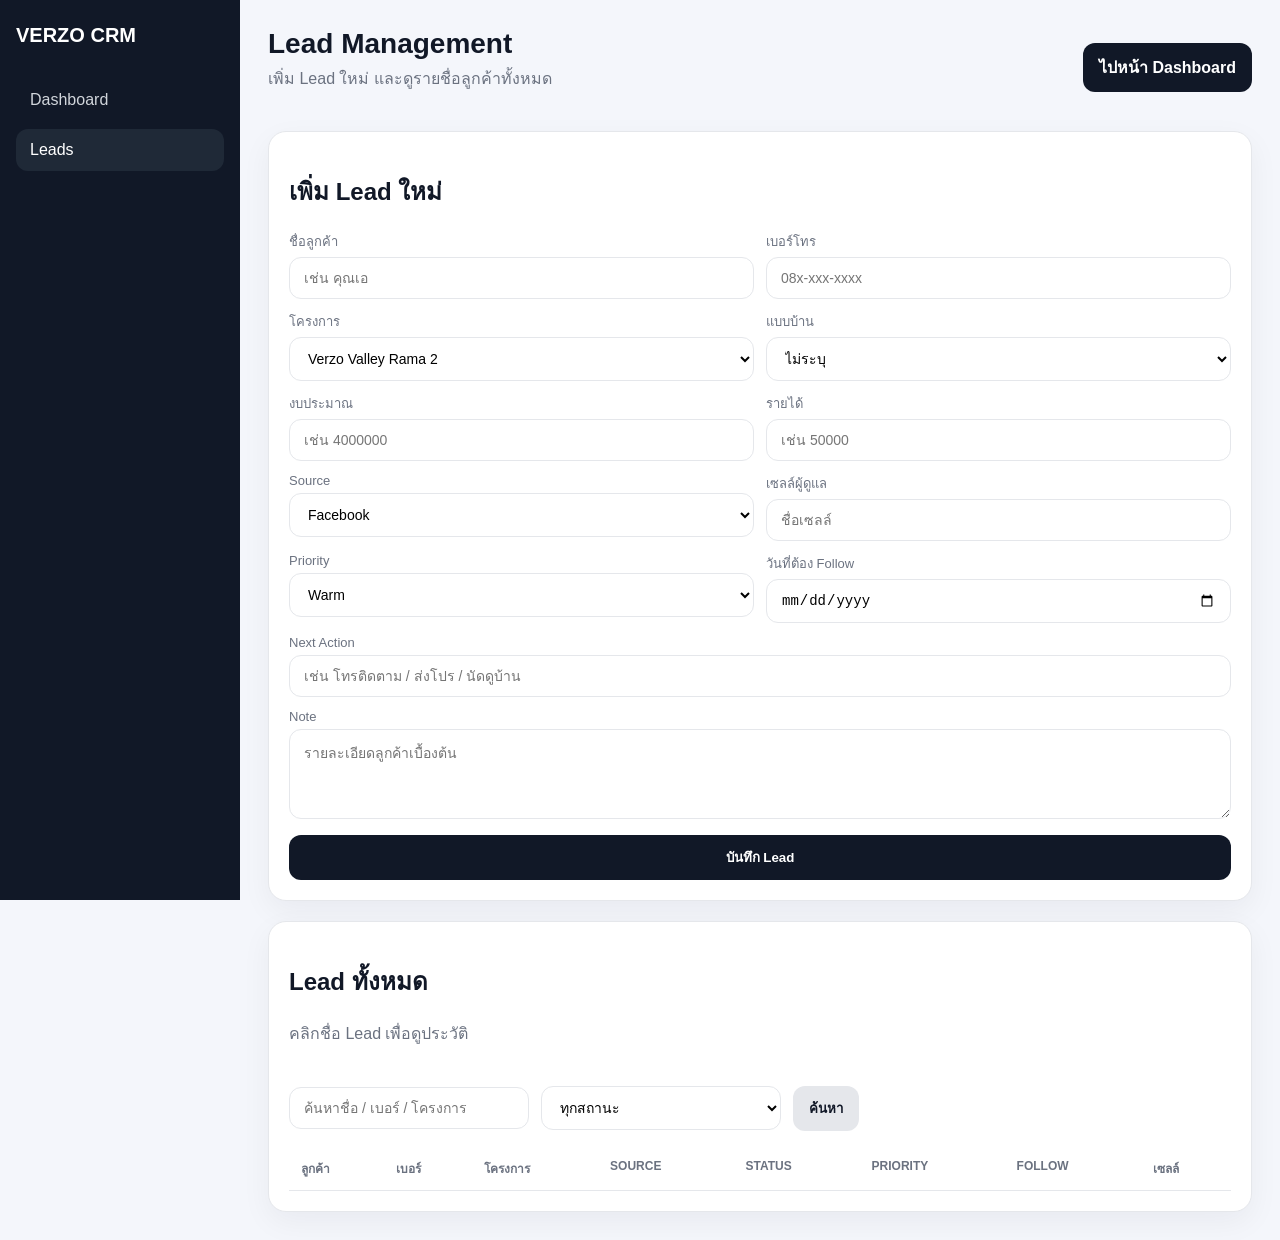
<file: index.html>
<!DOCTYPE html>
<html lang="th">
<head>
  <meta charset="UTF-8" />
  <meta name="viewport" content="width=device-width, initial-scale=1.0" />
  <title>Lead CRM | Real Estate Sales</title>
  <link rel="stylesheet" href="style.css" />
</head>
<body>
  <div class="layout">
    <aside class="sidebar">
      <div class="logo">VERZO CRM</div>
      <nav class="nav">
        <a href="dashboard.html">Dashboard</a>
        <a href="index.html" class="active">Leads</a>
      </nav>
    </aside>

    <main class="main">
      <div class="header">
        <div>
          <h1>Lead Management</h1>
          <p>เพิ่ม Lead ใหม่ และดูรายชื่อลูกค้าทั้งหมด</p>
        </div>
        <a class="btn" href="dashboard.html">ไปหน้า Dashboard</a>
      </div>

      <section class="card" style="margin-bottom: 20px;">
        <h2>เพิ่ม Lead ใหม่</h2>

        <form id="leadForm" class="form">
          <div class="form-row">
            <div>
              <label>ชื่อลูกค้า</label>
              <input name="customer_name" required placeholder="เช่น คุณเอ" />
            </div>
            <div>
              <label>เบอร์โทร</label>
              <input name="phone" required placeholder="08x-xxx-xxxx" />
            </div>
          </div>

          <div class="form-row">
            <div>
              <label>โครงการ</label>
              <select name="project">
                <option value="Verzo Valley Rama 2">Verzo Valley Rama 2</option>
                <option value="Verzo Samaedum-Bangkhuntien">Verzo Samaedum-Bangkhuntien</option>
                <option value="Vieste Rama 2">Vieste Rama 2</option>
              </select>
            </div>
            <div>
              <label>แบบบ้าน</label>
              <select name="house_type">
                <option value="">ไม่ระบุ</option>
                <option value="บ้านเดี่ยว">บ้านเดี่ยว</option>
                <option value="บ้านแฝด">บ้านแฝด</option>
                <option value="ทาวน์โฮม">ทาวน์โฮม</option>
              </select>
            </div>
          </div>

          <div class="form-row">
            <div>
              <label>งบประมาณ</label>
              <input name="budget" type="number" placeholder="เช่น 4000000" />
            </div>
            <div>
              <label>รายได้</label>
              <input name="income" type="number" placeholder="เช่น 50000" />
            </div>
          </div>

          <div class="form-row">
            <div>
              <label>Source</label>
              <select name="source">
                <option value="Facebook">Facebook</option>
                <option value="LINE OA">LINE OA</option>
                <option value="Walk-in">Walk-in</option>
                <option value="Referral">Referral</option>
                <option value="Website">Website</option>
                <option value="Manual">Manual</option>
              </select>
            </div>
            <div>
              <label>เซลล์ผู้ดูแล</label>
              <input name="sales_owner" placeholder="ชื่อเซลล์" />
            </div>
          </div>

          <div class="form-row">
            <div>
              <label>Priority</label>
              <select name="priority">
                <option value="Warm">Warm</option>
                <option value="Hot">Hot</option>
                <option value="Cold">Cold</option>
              </select>
            </div>
            <div>
              <label>วันที่ต้อง Follow</label>
              <input name="next_follow_date" type="date" />
            </div>
          </div>

          <div>
            <label>Next Action</label>
            <input name="next_action" placeholder="เช่น โทรติดตาม / ส่งโปร / นัดดูบ้าน" />
          </div>

          <div>
            <label>Note</label>
            <textarea name="note" placeholder="รายละเอียดลูกค้าเบื้องต้น"></textarea>
          </div>

          <button type="submit">บันทึก Lead</button>
        </form>
      </section>

      <section class="card">
        <div class="header">
          <div>
            <h2>Lead ทั้งหมด</h2>
            <p>คลิกชื่อ Lead เพื่อดูประวัติ</p>
          </div>
        </div>

        <div class="toolbar">
          <input id="searchInput" placeholder="ค้นหาชื่อ / เบอร์ / โครงการ" />
          <select id="statusFilter">
            <option value="">ทุกสถานะ</option>
            <option>New Lead</option>
            <option>Contacted</option>
            <option>Interested</option>
            <option>Appointment</option>
            <option>Walk-in</option>
            <option>Booking</option>
            <option>Loan Process</option>
            <option>Transfer</option>
            <option>Lost</option>
          </select>
          <button class="btn-secondary" onclick="loadLeads()">ค้นหา</button>
        </div>

        <div class="table-wrap">
          <table>
            <thead>
              <tr>
                <th>ลูกค้า</th>
                <th>เบอร์</th>
                <th>โครงการ</th>
                <th>Source</th>
                <th>Status</th>
                <th>Priority</th>
                <th>Follow</th>
                <th>เซลล์</th>
              </tr>
            </thead>
            <tbody id="leadTable"></tbody>
          </table>
        </div>
      </section>
    </main>
  </div>

  <script src="config.js"></script>
  <script src="app.js"></script>
  <script>
    const form = document.getElementById("leadForm");

    form.addEventListener("submit", async (e) => {
      e.preventDefault();

      const payload = Object.fromEntries(new FormData(form).entries());

      const result = await apiPost("createLead", payload);

      if (result.success) {
        alert("บันทึก Lead เรียบร้อย");
        form.reset();
        loadLeads();
      } else {
        alert("Error: " + result.message);
      }
    });

    async function loadLeads() {
      const q = document.getElementById("searchInput").value;
      const status = document.getElementById("statusFilter").value;

      const result = await apiGet("getLeads", { q, status });
      const tbody = document.getElementById("leadTable");

      if (!result.success) {
        tbody.innerHTML = `<tr><td colspan="8">${result.message}</td></tr>`;
        return;
      }

      tbody.innerHTML = result.data.map(lead => `
        <tr>
          <td><a href="lead-detail.html?lead_id=${lead.lead_id}"><strong>${safe(lead.customer_name)}</strong></a></td>
          <td>${safe(lead.phone)}</td>
          <td>${safe(lead.project)}</td>
          <td>${safe(lead.source)}</td>
          <td>${statusBadge(lead.status)}</td>
          <td>${priorityBadge(lead.priority)}</td>
          <td>${safe(lead.next_follow_date)}<br><small>${safe(lead.next_action)}</small></td>
          <td>${safe(lead.sales_owner)}</td>
        </tr>
      `).join("");
    }

    loadLeads();
  </script>
</body>
</html>
</file>
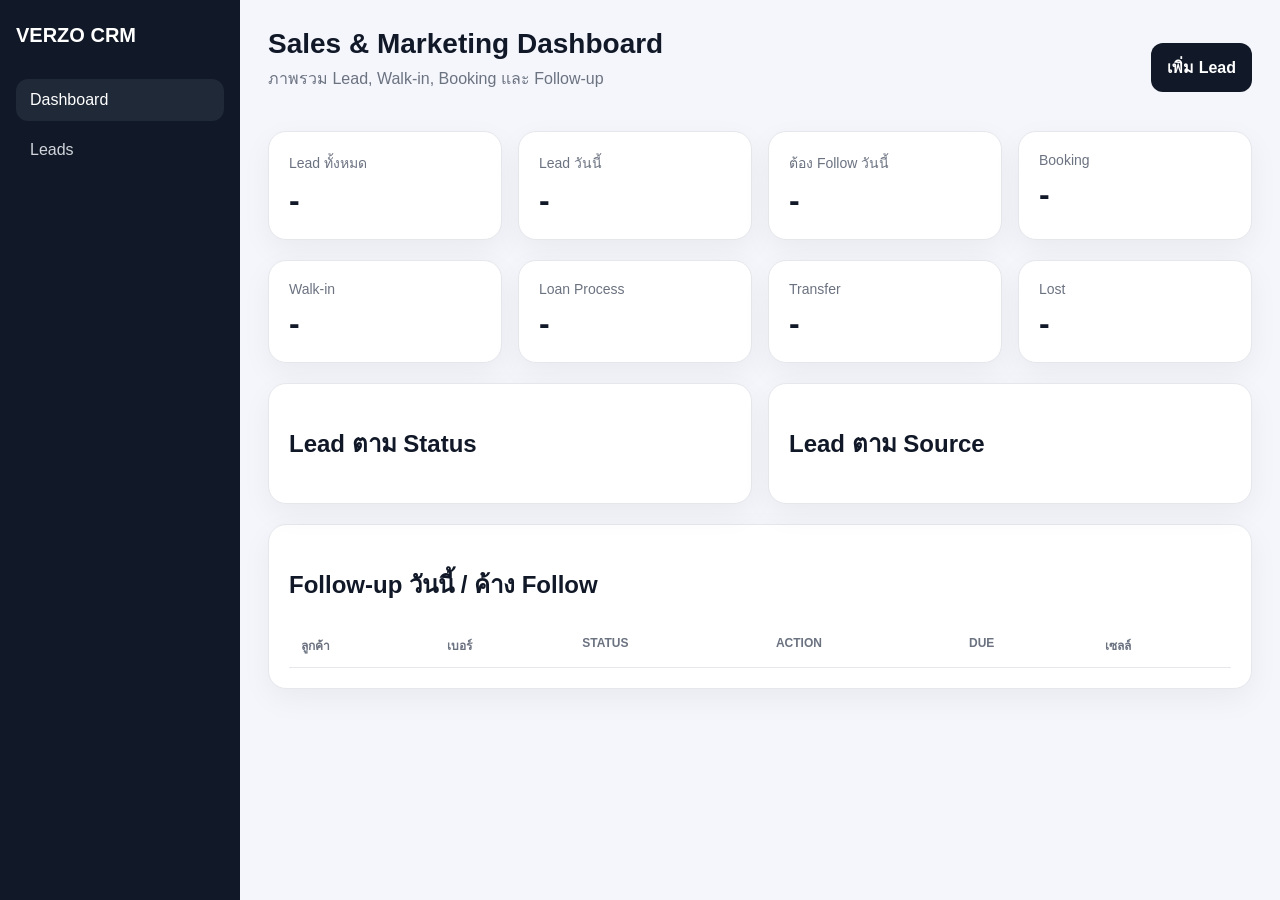
<file: dashboard.html>
<!DOCTYPE html>
<html lang="th">
<head>
  <meta charset="UTF-8" />
  <meta name="viewport" content="width=device-width, initial-scale=1.0" />
  <title>Dashboard | Real Estate Sales</title>
  <link rel="stylesheet" href="style.css" />
</head>
<body>
  <div class="layout">
    <aside class="sidebar">
      <div class="logo">VERZO CRM</div>
      <nav class="nav">
        <a href="dashboard.html" class="active">Dashboard</a>
        <a href="index.html">Leads</a>
      </nav>
    </aside>

    <main class="main">
      <div class="header">
        <div>
          <h1>Sales & Marketing Dashboard</h1>
          <p>ภาพรวม Lead, Walk-in, Booking และ Follow-up</p>
        </div>
        <a class="btn" href="index.html">เพิ่ม Lead</a>
      </div>

      <section class="grid grid-4" style="margin-bottom: 20px;">
        <div class="card">
          <div class="kpi-title">Lead ทั้งหมด</div>
          <div class="kpi-value" id="kpiTotal">-</div>
        </div>
        <div class="card">
          <div class="kpi-title">Lead วันนี้</div>
          <div class="kpi-value" id="kpiNewToday">-</div>
        </div>
        <div class="card">
          <div class="kpi-title">ต้อง Follow วันนี้</div>
          <div class="kpi-value" id="kpiFollowToday">-</div>
        </div>
        <div class="card">
          <div class="kpi-title">Booking</div>
          <div class="kpi-value" id="kpiBooking">-</div>
        </div>
      </section>

      <section class="grid grid-4" style="margin-bottom: 20px;">
        <div class="card">
          <div class="kpi-title">Walk-in</div>
          <div class="kpi-value" id="kpiWalkIn">-</div>
        </div>
        <div class="card">
          <div class="kpi-title">Loan Process</div>
          <div class="kpi-value" id="kpiLoan">-</div>
        </div>
        <div class="card">
          <div class="kpi-title">Transfer</div>
          <div class="kpi-value" id="kpiTransfer">-</div>
        </div>
        <div class="card">
          <div class="kpi-title">Lost</div>
          <div class="kpi-value" id="kpiLost">-</div>
        </div>
      </section>

      <section class="grid grid-2" style="margin-bottom: 20px;">
        <div class="card">
          <h2>Lead ตาม Status</h2>
          <div id="statusBox"></div>
        </div>

        <div class="card">
          <h2>Lead ตาม Source</h2>
          <div id="sourceBox"></div>
        </div>
      </section>

      <section class="card">
        <h2>Follow-up วันนี้ / ค้าง Follow</h2>
        <div id="followAlert" class="alert" style="display:none;"></div>

        <div class="table-wrap">
          <table>
            <thead>
              <tr>
                <th>ลูกค้า</th>
                <th>เบอร์</th>
                <th>Status</th>
                <th>Action</th>
                <th>Due</th>
                <th>เซลล์</th>
              </tr>
            </thead>
            <tbody id="followTable"></tbody>
          </table>
        </div>
      </section>
    </main>
  </div>

  <script src="config.js"></script>
  <script src="app.js"></script>
  <script>
    function renderCountBox(obj) {
      const entries = Object.entries(obj || {});
      if (!entries.length) return "<p>ยังไม่มีข้อมูล</p>";

      return `
        <table>
          <tbody>
            ${entries.map(([key, value]) => `
              <tr>
                <td>${key}</td>
                <td><strong>${value}</strong></td>
              </tr>
            `).join("")}
          </tbody>
        </table>
      `;
    }

    async function loadDashboard() {
      const result = await apiGet("getDashboard");

      if (!result.success) {
        alert(result.message);
        return;
      }

      const d = result.data;

      document.getElementById("kpiTotal").innerText = d.total;
      document.getElementById("kpiNewToday").innerText = d.newToday;
      document.getElementById("kpiFollowToday").innerText = d.followToday;
      document.getElementById("kpiBooking").innerText = d.booking;
      document.getElementById("kpiWalkIn").innerText = d.walkIn;
      document.getElementById("kpiLoan").innerText = d.loan;
      document.getElementById("kpiTransfer").innerText = d.transfer;
      document.getElementById("kpiLost").innerText = d.lost;

      document.getElementById("statusBox").innerHTML = renderCountBox(d.byStatus);
      document.getElementById("sourceBox").innerHTML = renderCountBox(d.bySource);
    }

    async function loadFollowUps() {
      const result = await apiGet("getFollowUpsToday");
      const tbody = document.getElementById("followTable");
      const alertBox = document.getElementById("followAlert");

      if (!result.success) {
        tbody.innerHTML = `<tr><td colspan="6">${result.message}</td></tr>`;
        return;
      }

      if (result.data.length > 0) {
        alertBox.style.display = "block";
        alertBox.innerText = `มีลูกค้าที่ต้อง Follow / ค้าง Follow จำนวน ${result.data.length} ราย`;
      }

      tbody.innerHTML = result.data.map(lead => `
        <tr>
          <td><a href="lead-detail.html?lead_id=${lead.lead_id}"><strong>${safe(lead.customer_name)}</strong></a></td>
          <td>${safe(lead.phone)}</td>
          <td>${statusBadge(lead.status)}</td>
          <td>${safe(lead.next_action)}</td>
          <td>${safe(lead.next_follow_date)}</td>
          <td>${safe(lead.sales_owner)}</td>
        </tr>
      `).join("");
    }

    loadDashboard();
    loadFollowUps();
  </script>
</body>
</html>
</file>
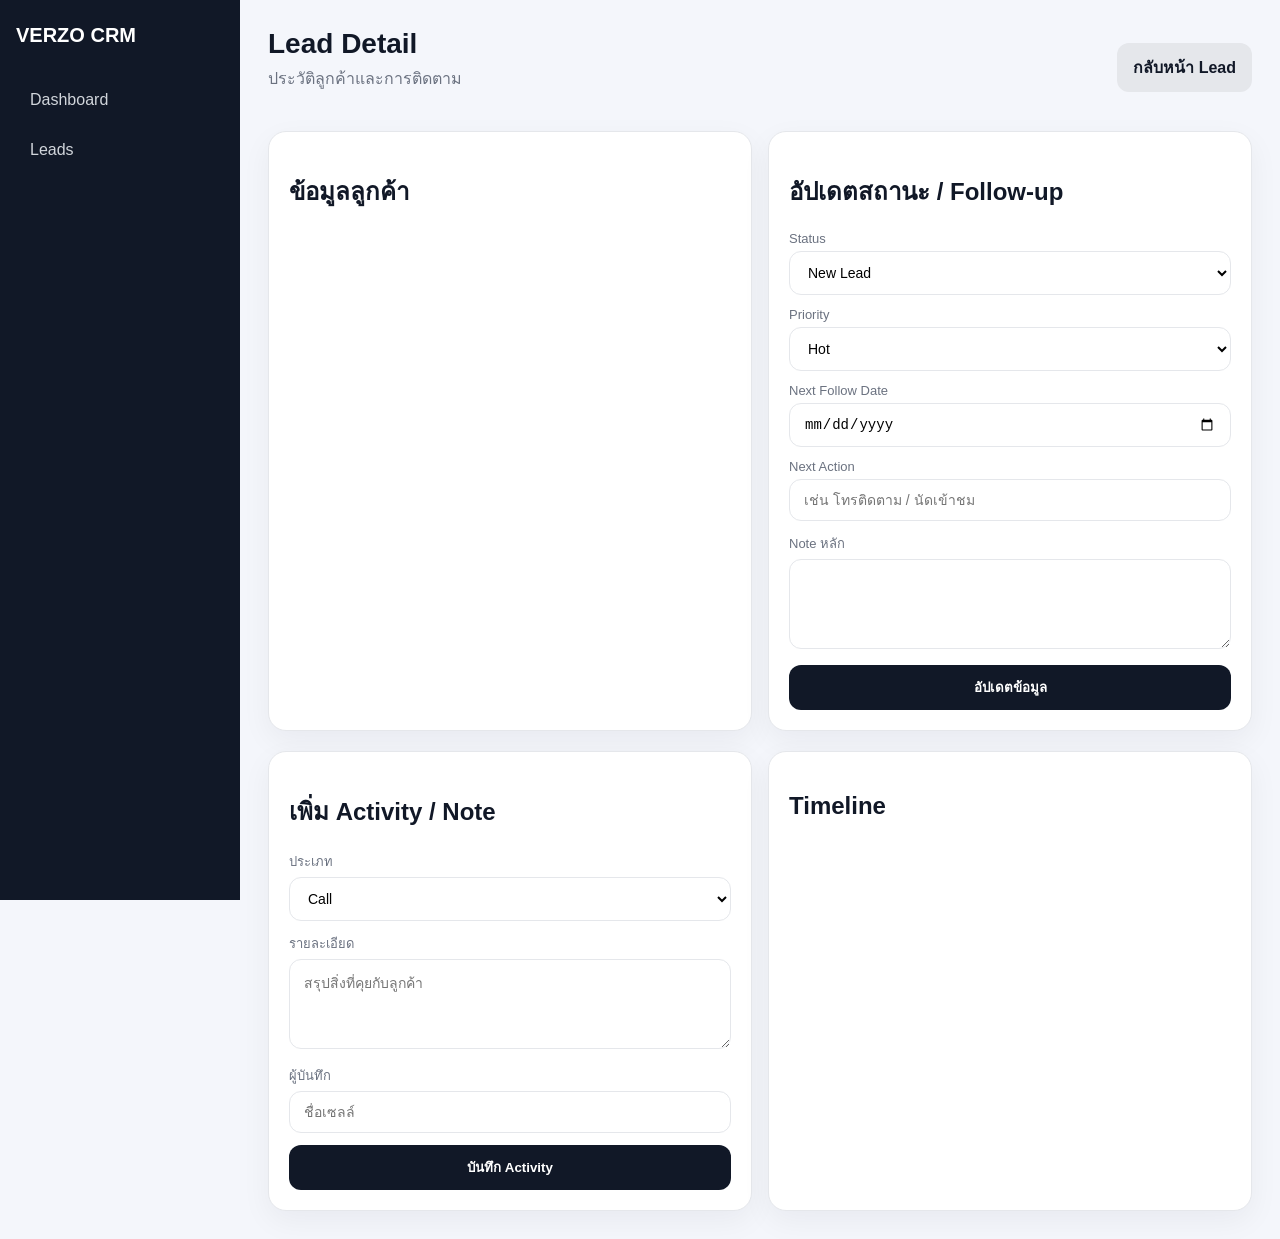
<file: lead-detail.html>
<!DOCTYPE html>
<html lang="th">
<head>
  <meta charset="UTF-8" />
  <meta name="viewport" content="width=device-width, initial-scale=1.0" />
  <title>Lead Detail | Real Estate Sales</title>
  <link rel="stylesheet" href="style.css" />
</head>
<body>
  <div class="layout">
    <aside class="sidebar">
      <div class="logo">VERZO CRM</div>
      <nav class="nav">
        <a href="dashboard.html">Dashboard</a>
        <a href="index.html">Leads</a>
      </nav>
    </aside>

    <main class="main">
      <div class="header">
        <div>
          <h1 id="customerName">Lead Detail</h1>
          <p id="customerSub">ประวัติลูกค้าและการติดตาม</p>
        </div>
        <a class="btn-secondary btn" href="index.html">กลับหน้า Lead</a>
      </div>

      <section class="grid grid-2" style="margin-bottom: 20px;">
        <div class="card">
          <h2>ข้อมูลลูกค้า</h2>
          <div id="leadInfo"></div>
        </div>

        <div class="card">
          <h2>อัปเดตสถานะ / Follow-up</h2>

          <form id="updateForm" class="form">
            <div>
              <label>Status</label>
              <select name="status">
                <option>New Lead</option>
                <option>Contacted</option>
                <option>Interested</option>
                <option>Appointment</option>
                <option>Walk-in</option>
                <option>Booking</option>
                <option>Loan Process</option>
                <option>Transfer</option>
                <option>Lost</option>
              </select>
            </div>

            <div>
              <label>Priority</label>
              <select name="priority">
                <option>Hot</option>
                <option>Warm</option>
                <option>Cold</option>
              </select>
            </div>

            <div>
              <label>Next Follow Date</label>
              <input type="date" name="next_follow_date" />
            </div>

            <div>
              <label>Next Action</label>
              <input name="next_action" placeholder="เช่น โทรติดตาม / นัดเข้าชม" />
            </div>

            <div>
              <label>Note หลัก</label>
              <textarea name="note"></textarea>
            </div>

            <button type="submit">อัปเดตข้อมูล</button>
          </form>
        </div>
      </section>

      <section class="grid grid-2">
        <div class="card">
          <h2>เพิ่ม Activity / Note</h2>

          <form id="activityForm" class="form">
            <div>
              <label>ประเภท</label>
              <select name="type">
                <option>Call</option>
                <option>LINE</option>
                <option>Follow-up</option>
                <option>Walk-in</option>
                <option>Loan</option>
                <option>Note</option>
              </select>
            </div>

            <div>
              <label>รายละเอียด</label>
              <textarea name="note" required placeholder="สรุปสิ่งที่คุยกับลูกค้า"></textarea>
            </div>

            <div>
              <label>ผู้บันทึก</label>
              <input name="created_by" placeholder="ชื่อเซลล์" />
            </div>

            <button type="submit">บันทึก Activity</button>
          </form>
        </div>

        <div class="card">
          <h2>Timeline</h2>
          <div id="timeline" class="timeline"></div>
        </div>
      </section>
    </main>
  </div>

  <script src="config.js"></script>
  <script src="app.js"></script>
  <script>
    const params = new URLSearchParams(window.location.search);
    const leadId = params.get("lead_id");

    let currentLead = null;

    async function loadLeadDetail() {
      const result = await apiGet("getLeadDetail", { lead_id: leadId });

      if (!result.success) {
        alert(result.message);
        return;
      }

      currentLead = result.data.lead;
      const activities = result.data.activities || [];

      document.getElementById("customerName").innerText = currentLead.customer_name || "Lead Detail";
      document.getElementById("customerSub").innerText = `${currentLead.phone || "-"} | ${currentLead.project || "-"}`;

      document.getElementById("leadInfo").innerHTML = `
        <table>
          <tbody>
            <tr><td>เบอร์</td><td>${safe(currentLead.phone)}</td></tr>
            <tr><td>โครงการ</td><td>${safe(currentLead.project)}</td></tr>
            <tr><td>แบบบ้าน</td><td>${safe(currentLead.house_type)}</td></tr>
            <tr><td>งบ</td><td>${money(currentLead.budget)}</td></tr>
            <tr><td>รายได้</td><td>${money(currentLead.income)}</td></tr>
            <tr><td>Source</td><td>${safe(currentLead.source)}</td></tr>
            <tr><td>Status</td><td>${statusBadge(currentLead.status)}</td></tr>
            <tr><td>Priority</td><td>${priorityBadge(currentLead.priority)}</td></tr>
            <tr><td>Next Action</td><td>${safe(currentLead.next_action)}</td></tr>
            <tr><td>Follow Date</td><td>${safe(currentLead.next_follow_date)}</td></tr>
            <tr><td>เซลล์</td><td>${safe(currentLead.sales_owner)}</td></tr>
            <tr><td>Note</td><td>${safe(currentLead.note)}</td></tr>
          </tbody>
        </table>
      `;

      const updateForm = document.getElementById("updateForm");
      updateForm.status.value = currentLead.status || "New Lead";
      updateForm.priority.value = currentLead.priority || "Warm";
      updateForm.next_follow_date.value = currentLead.next_follow_date ? String(currentLead.next_follow_date).slice(0, 10) : "";
      updateForm.next_action.value = currentLead.next_action || "";
      updateForm.note.value = currentLead.note || "";

      document.getElementById("timeline").innerHTML = activities.map(item => `
        <div class="timeline-item">
          <strong>${safe(item.type)}</strong>
          <p>${safe(item.note)}</p>
          <small>${safe(item.created_at)} | ${safe(item.created_by)}</small>
        </div>
      `).join("") || "<p>ยังไม่มี Activity</p>";
    }

    document.getElementById("updateForm").addEventListener("submit", async (e) => {
      e.preventDefault();

      const payload = Object.fromEntries(new FormData(e.target).entries());
      payload.lead_id = leadId;

      const result = await apiPost("updateLead", payload);

      if (result.success) {
        await apiPost("addActivity", {
          lead_id: leadId,
          type: "Update",
          note: `อัปเดตสถานะเป็น ${payload.status} | Next Action: ${payload.next_action}`,
          created_by: currentLead.sales_owner || "System"
        });

        alert("อัปเดตเรียบร้อย");
        loadLeadDetail();
      } else {
        alert(result.message);
      }
    });

    document.getElementById("activityForm").addEventListener("submit", async (e) => {
      e.preventDefault();

      const payload = Object.fromEntries(new FormData(e.target).entries());
      payload.lead_id = leadId;

      const result = await apiPost("addActivity", payload);

      if (result.success) {
        alert("บันทึก Activity เรียบร้อย");
        e.target.reset();
        loadLeadDetail();
      } else {
        alert(result.message);
      }
    });

    loadLeadDetail();
  </script>
</body>
</html>
</file>
<file: style.css>
:root {
  --bg: #f4f6fb;
  --card: #ffffff;
  --text: #111827;
  --muted: #6b7280;
  --border: #e5e7eb;
  --primary: #111827;
  --gold: #b68a35;
  --green: #16a34a;
  --red: #dc2626;
  --blue: #2563eb;
  --yellow: #ca8a04;
  --purple: #7c3aed;
  --orange: #ea580c;
}

* {
  box-sizing: border-box;
}

body {
  margin: 0;
  font-family: Arial, "Sarabun", sans-serif;
  background: var(--bg);
  color: var(--text);
}

a {
  color: inherit;
  text-decoration: none;
}

.layout {
  display: flex;
  min-height: 100vh;
}

.sidebar {
  width: 240px;
  background: #111827;
  color: #fff;
  padding: 24px 16px;
  position: fixed;
  height: 100vh;
}

.logo {
  font-size: 20px;
  font-weight: 800;
  margin-bottom: 32px;
}

.nav a {
  display: block;
  padding: 12px 14px;
  margin-bottom: 8px;
  border-radius: 12px;
  color: #d1d5db;
}

.nav a:hover,
.nav a.active {
  background: #1f2937;
  color: #fff;
}

.main {
  margin-left: 240px;
  width: calc(100% - 240px);
  padding: 28px;
}

.header {
  display: flex;
  justify-content: space-between;
  align-items: center;
  margin-bottom: 24px;
}

.header h1 {
  margin: 0;
  font-size: 28px;
}

.header p {
  color: var(--muted);
  margin-top: 6px;
}

.grid {
  display: grid;
  gap: 16px;
}

.grid-4 {
  grid-template-columns: repeat(4, 1fr);
}

.grid-3 {
  grid-template-columns: repeat(3, 1fr);
}

.grid-2 {
  grid-template-columns: repeat(2, 1fr);
}

.card {
  background: var(--card);
  border: 1px solid var(--border);
  border-radius: 18px;
  padding: 20px;
  box-shadow: 0 10px 30px rgba(17, 24, 39, 0.05);
}

.kpi-title {
  color: var(--muted);
  font-size: 14px;
}

.kpi-value {
  font-size: 32px;
  font-weight: 800;
  margin-top: 8px;
}

.form {
  display: grid;
  gap: 12px;
}

.form-row {
  display: grid;
  grid-template-columns: repeat(2, 1fr);
  gap: 12px;
}

label {
  font-size: 13px;
  color: var(--muted);
  margin-bottom: 5px;
  display: block;
}

input,
select,
textarea {
  width: 100%;
  padding: 12px 14px;
  border: 1px solid var(--border);
  border-radius: 12px;
  background: #fff;
  font-size: 14px;
}

textarea {
  min-height: 90px;
}

button,
.btn {
  border: 0;
  background: var(--primary);
  color: #fff;
  padding: 12px 16px;
  border-radius: 12px;
  cursor: pointer;
  font-weight: 700;
}

.btn-secondary {
  background: #e5e7eb;
  color: #111827;
}

.btn-gold {
  background: var(--gold);
}

.table-wrap {
  overflow: auto;
}

table {
  width: 100%;
  border-collapse: collapse;
}

th,
td {
  text-align: left;
  padding: 12px;
  border-bottom: 1px solid var(--border);
  font-size: 14px;
  vertical-align: top;
}

th {
  color: var(--muted);
  font-size: 12px;
  text-transform: uppercase;
}

tr:hover {
  background: #f9fafb;
}

.badge {
  display: inline-block;
  padding: 6px 10px;
  border-radius: 999px;
  font-size: 12px;
  font-weight: 700;
}

.badge-blue { background: #dbeafe; color: #1d4ed8; }
.badge-gray { background: #e5e7eb; color: #374151; }
.badge-yellow { background: #fef3c7; color: #92400e; }
.badge-purple { background: #ede9fe; color: #5b21b6; }
.badge-green { background: #dcfce7; color: #166534; }
.badge-gold { background: #f5e8c7; color: #7c580f; }
.badge-orange { background: #ffedd5; color: #9a3412; }
.badge-dark { background: #111827; color: #fff; }
.badge-red { background: #fee2e2; color: #991b1b; }

.toolbar {
  display: flex;
  gap: 12px;
  margin-bottom: 16px;
  align-items: center;
}

.toolbar input,
.toolbar select {
  max-width: 240px;
}

.timeline {
  display: grid;
  gap: 12px;
}

.timeline-item {
  border-left: 4px solid var(--gold);
  padding: 12px 14px;
  background: #f9fafb;
  border-radius: 12px;
}

.timeline-item small {
  color: var(--muted);
}

.alert {
  padding: 14px;
  background: #fffbeb;
  color: #92400e;
  border: 1px solid #fde68a;
  border-radius: 14px;
  margin-bottom: 16px;
}

@media (max-width: 900px) {
  .sidebar {
    display: none;
  }

  .main {
    margin-left: 0;
    width: 100%;
    padding: 16px;
  }

  .grid-4,
  .grid-3,
  .grid-2,
  .form-row {
    grid-template-columns: 1fr;
  }

  .header {
    display: block;
  }
}
</file>
